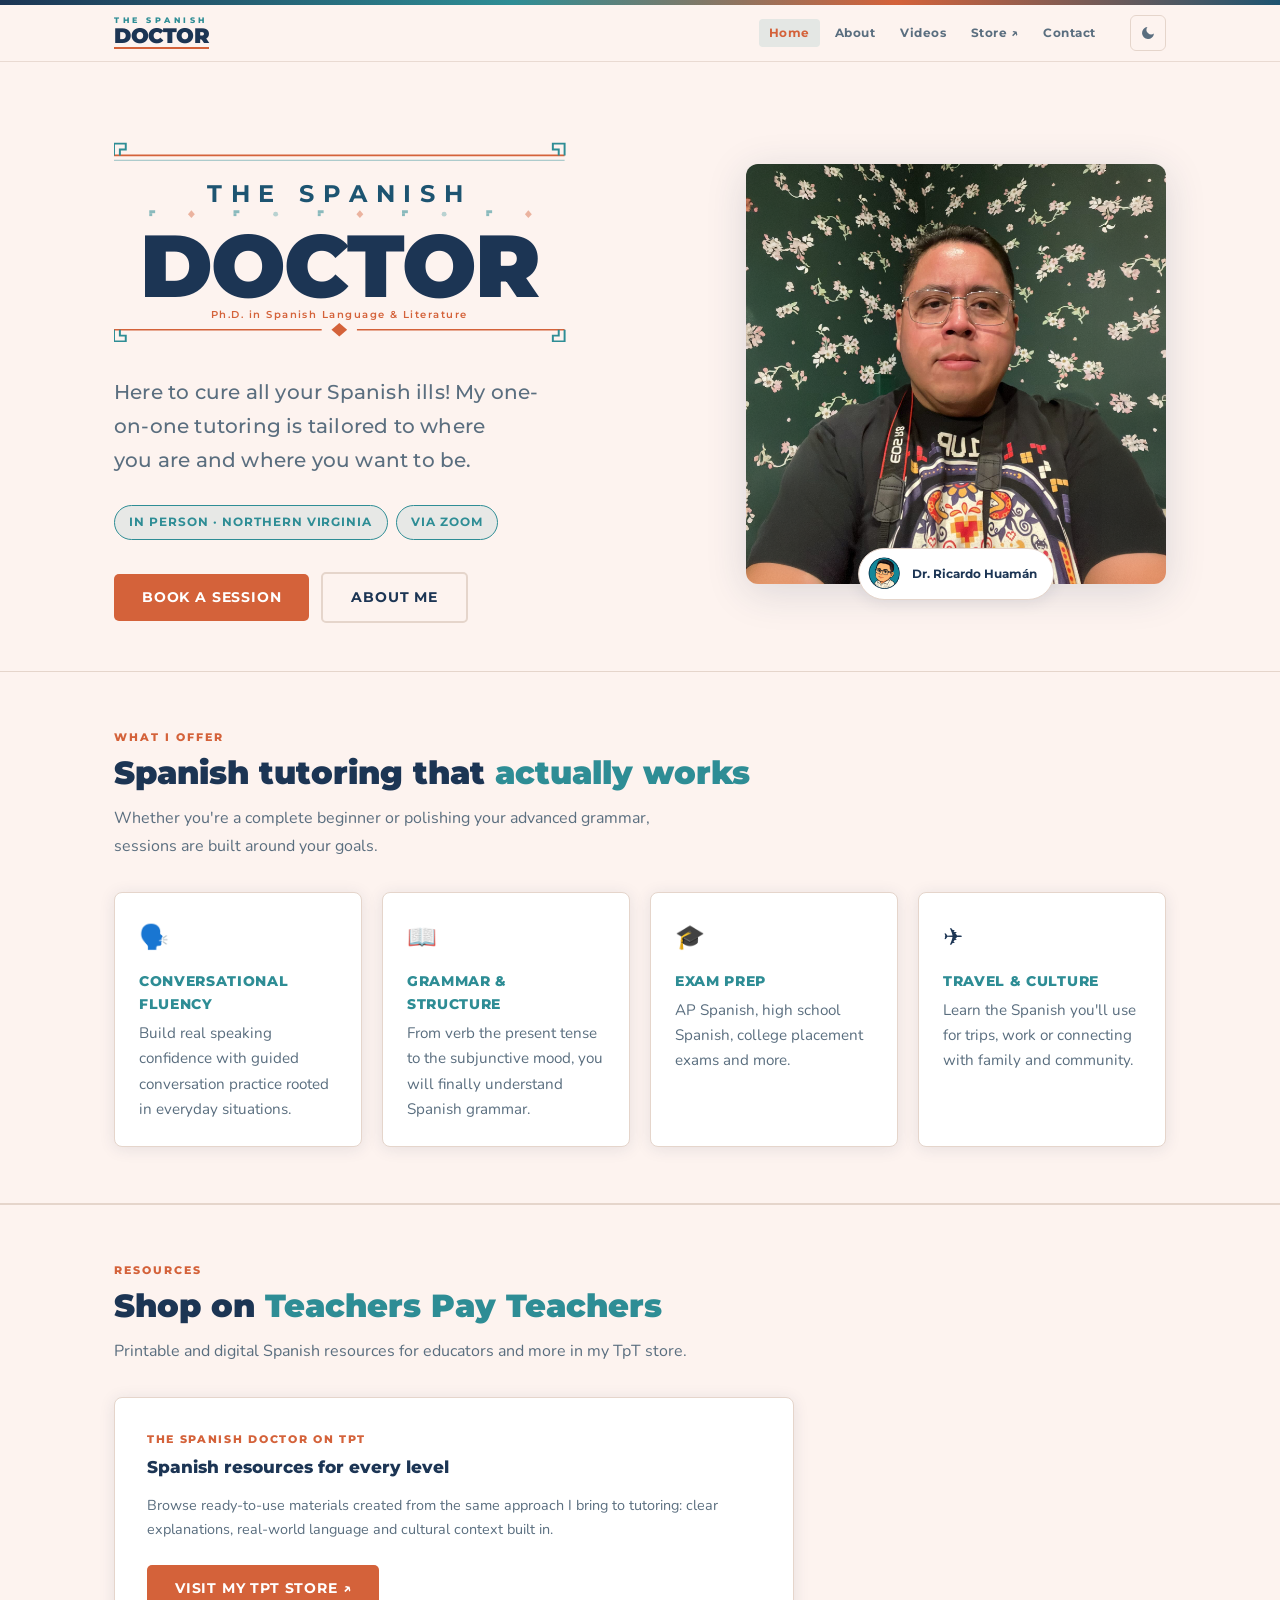
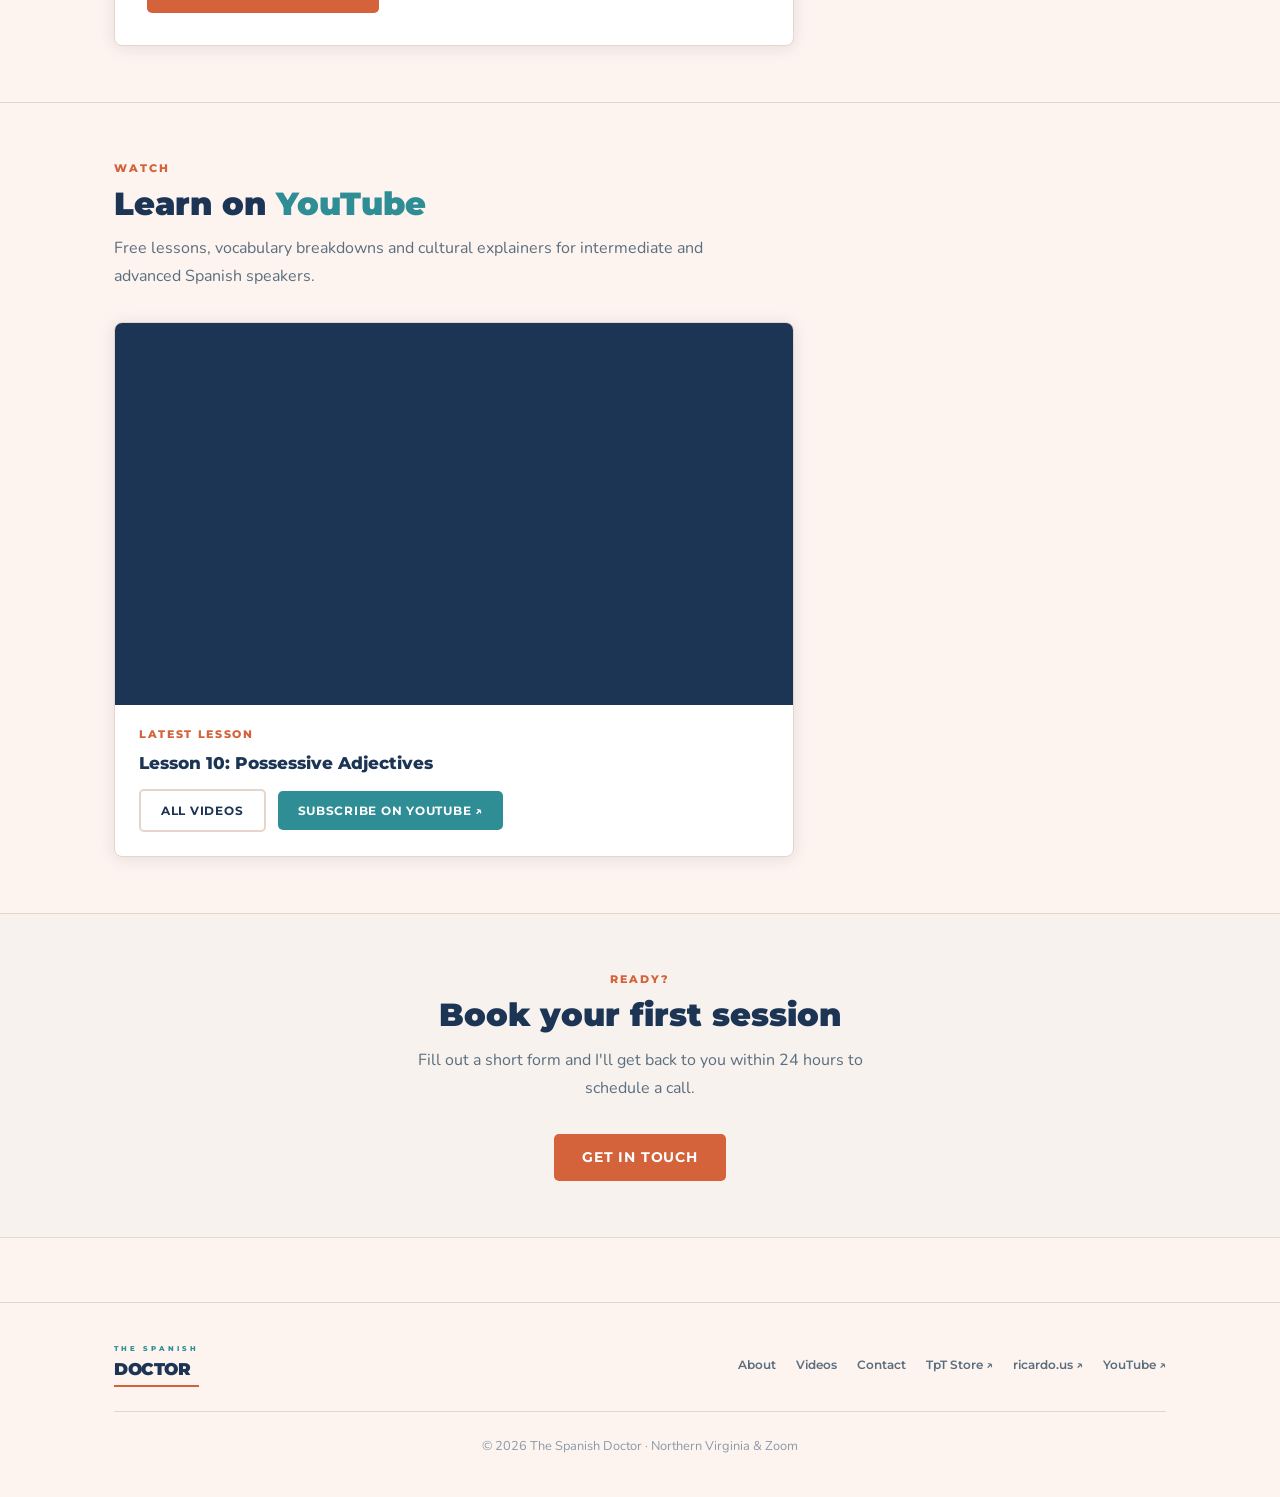
<file: index.html>
<!DOCTYPE html>
<html lang="en">
<head>
  <meta charset="UTF-8">
  <meta name="viewport" content="width=device-width, initial-scale=1.0">
  <link rel="icon" type="image/x-icon" href="favicon.ico">
  <link rel="icon" type="image/png" sizes="32x32" href="favicon-32x32.png">
  <link rel="icon" type="image/png" sizes="16x16" href="favicon-16x16.png">
  <link rel="apple-touch-icon" sizes="180x180" href="apple-touch-icon.png">
  <title>The Spanish Doctor</title>
  <meta name="description" content="Spanish tutoring in Northern Virginia and via Zoom — one-on-one lessons tailored to where you are and where you want to be.">
  <link rel="preconnect" href="https://fonts.googleapis.com">
  <link rel="preconnect" href="https://fonts.gstatic.com" crossorigin>
  <link href="https://fonts.googleapis.com/css2?family=Montserrat:wght@400;500;600;700;800;900&family=Nunito:wght@400;500;600;700&display=swap" rel="stylesheet">
  <link rel="stylesheet" href="style.css">
  <link rel="canonical" href="https://thespanishdoctor.com/">
</head>
<body>

<a href="#main" class="skip-link">Skip to main content</a>

<!-- ── Navigation ─────────────────────────────── -->
<nav class="site-nav" role="navigation" aria-label="Main navigation">
  <div class="nav-inner">
    <a href="index.html" class="nav-logo" aria-label="The Spanish Doctor — home">
      <span class="logo-line-1">The Spanish</span>
      <span class="logo-line-2">DOCTOR</span>
    </a>

    <button class="nav-toggle" aria-label="Open menu" aria-expanded="false">
      <span></span><span></span><span></span>
    </button>

    <ul class="nav-links" role="list">
      <li><a href="index.html" class="nav-link">Home</a></li>
      <li><a href="about.html" class="nav-link">About</a></li>
      <li><a href="videos.html" class="nav-link">Videos</a></li>
      <li><a href="https://www.teacherspayteachers.com/store/the-spanish-doctor" target="_blank" rel="noopener" class="nav-link">Store ↗</a></li>
      <li><a href="contact.html" class="nav-link">Contact</a></li>
    </ul>
    <button class="theme-toggle" aria-label="Toggle theme"></button>
  </div>
</nav>

<!-- ── Main ───────────────────────────────────── -->
<main id="main">

  <!-- Hero -->
  <section class="hero">
    <div class="container">
      <div class="hero-grid">

        <!-- Left: Logo + text -->
        <div>
          <!-- Magistral logo SVG -->
          <div class="hero-logo-wrap">
            <svg class="magistral-logo" viewBox="30 0 490 220" xmlns="http://www.w3.org/2000/svg"
                 role="img" aria-label="The Spanish Doctor" style="width:100%;max-width:480px;">
              <!-- Top double rule -->
              <line x1="30" y1="30" x2="490" y2="30" stroke="#D4623A" stroke-width="2"/>
              <line x1="30" y1="35" x2="490" y2="35" stroke="#2E8D95" stroke-width="1" opacity="0.5"/>
              <!-- Greca corners top-left -->
              <path d="M 30,30 L 30,18 L 42,18 L 42,24 L 36,24 L 36,30"
                    stroke="#2E8D95" stroke-width="2" fill="none" stroke-linejoin="miter"/>
              <!-- Greca corners top-right -->
              <path d="M 490,30 L 490,18 L 478,18 L 478,24 L 484,24 L 484,30"
                    stroke="#2E8D95" stroke-width="2" fill="none" stroke-linejoin="miter"/>
              <!-- THE SPANISH -->
              <text class="logo-sub" x="260" y="78"
                    font-family="Montserrat, sans-serif" font-size="24" font-weight="700"
                    text-anchor="middle" letter-spacing="9">THE SPANISH</text>
              <!-- Glyph row -->
              <g opacity="0.55">
                <rect x="66"  y="86" width="6" height="3" fill="#2E8D95"/>
                <rect x="66"  y="89" width="3" height="3" fill="#2E8D95"/>
                <polygon points="109,86 112.5,90 109,94 105.5,90" fill="#D4623A" opacity="0.8"/>
                <rect x="152" y="89" width="3" height="3" fill="#2E8D95"/>
                <rect x="152" y="86" width="6" height="3" fill="#2E8D95"/>
                <circle cx="195" cy="90" r="2.5" fill="#2E8D95" opacity="0.6"/>
                <rect x="238" y="86" width="6" height="3" fill="#2E8D95"/>
                <rect x="238" y="89" width="3" height="3" fill="#2E8D95"/>
                <polygon points="281,86 284.5,90 281,94 277.5,90" fill="#D4623A" opacity="0.8"/>
                <rect x="324" y="89" width="3" height="3" fill="#2E8D95"/>
                <rect x="324" y="86" width="6" height="3" fill="#2E8D95"/>
                <circle cx="367" cy="90" r="2.5" fill="#2E8D95" opacity="0.6"/>
                <rect x="410" y="86" width="6" height="3" fill="#2E8D95"/>
                <rect x="410" y="89" width="3" height="3" fill="#2E8D95"/>
                <polygon points="453,86 456.5,90 453,94 449.5,90" fill="#D4623A" opacity="0.8"/>
              </g>
              <!-- DOCTOR -->
              <text class="logo-main" x="260" y="175"
                    font-family="Montserrat, sans-serif" font-size="90" font-weight="900"
                    text-anchor="middle" letter-spacing="-2">DOCTOR</text>
              <!-- Ph.D. tagline -->
              <text x="260" y="196"
                    font-family="Montserrat, sans-serif" font-size="10" font-weight="600"
                    fill="#D4623A" text-anchor="middle" letter-spacing="1.5">
                Ph.D. in Spanish Language &amp; Literature
              </text>
              <!-- Bottom rule with diamond -->
              <line x1="30" y1="208" x2="242" y2="208" stroke="#D4623A" stroke-width="1.5"/>
              <polygon points="260,201 268,208 260,215 252,208" fill="#D4623A"/>
              <line x1="278" y1="208" x2="490" y2="208" stroke="#D4623A" stroke-width="1.5"/>
              <!-- Greca corners bottom-left -->
              <path d="M 30,208 L 30,220 L 42,220 L 42,214 L 36,214 L 36,208"
                    stroke="#2E8D95" stroke-width="2" fill="none" stroke-linejoin="miter"/>
              <!-- Greca corners bottom-right -->
              <path d="M 490,208 L 490,220 L 478,220 L 478,214 L 484,214 L 484,208"
                    stroke="#2E8D95" stroke-width="2" fill="none" stroke-linejoin="miter"/>
            </svg>
          </div>

          <p class="hero-tagline">Here to cure all your Spanish ills! My one-on-one tutoring is tailored to where you are and where you want to be.</p>

          <div class="hero-chips">
            <span class="chip">In Person · Northern Virginia</span>
            <span class="chip">Via Zoom</span>
          </div>

          <div class="btn-row">
            <a href="contact.html" class="btn btn--primary">Book a session</a>
            <a href="about.html" class="btn btn--outline">About me</a>
          </div>
        </div>

        <!-- Right: real photo -->
        <div class="photo-wrap">
          <div class="photo-frame">
            <img src="assets/photo.png" alt="Ricardo — The Spanish Doctor" loading="eager">
          </div>
          <div class="photo-badge">
            <img src="assets/avatar.png" alt="Dr. Ricardo avatar">
            <span class="photo-badge-text">Dr. Ricardo Huam&aacute;n</span>
          </div>
        </div>

      </div>
    </div>
  </section>

  <!-- What I offer -->
  <section class="section section--bordered">
    <div class="container">
      <div class="section-eyebrow">What I offer</div>
      <h2 class="section-title">Spanish tutoring that <span>actually works</span></h2>
      <p class="section-body" style="margin-bottom:2rem;">Whether you're a complete beginner or polishing your advanced grammar, sessions are built around your goals.</p>
      <div class="card-grid">
        <div class="card">
          <div class="card-icon">🗣️</div>
          <div class="card-title">Conversational fluency</div>
          <p class="card-text">Build real speaking confidence with guided conversation practice rooted in everyday situations.</p>
        </div>
        <div class="card">
          <div class="card-icon">📖</div>
          <div class="card-title">Grammar &amp; structure</div>
          <p class="card-text">From verb the present tense to the subjunctive mood, you will finally understand Spanish grammar.</p>
        </div>
        <div class="card">
          <div class="card-icon">🎓</div>
          <div class="card-title">Exam prep</div>
          <p class="card-text">AP Spanish, high school Spanish, college placement exams and more.</p>
        </div>
        <div class="card">
          <div class="card-icon">✈️</div>
          <div class="card-title">Travel &amp; culture</div>
          <p class="card-text">Learn the Spanish you'll use for trips, work or connecting with family and community.</p>
        </div>
      </div>
    </div>
  </section>

  <!-- TpT Store -->
  <section class="section section--bordered">
    <div class="container">
      <div class="section-eyebrow">Resources</div>
      <h2 class="section-title">Shop on <span>Teachers Pay Teachers</span></h2>
      <p class="section-body" style="margin-bottom:2rem;">Printable and digital Spanish resources for educators and more in my TpT store.</p>
      <div class="video-card" style="max-width:680px;">
        <div class="video-card-body" style="padding:2rem;">
          <div class="video-card-label">The Spanish Doctor on TpT</div>
          <div class="video-card-title" style="margin-bottom:0.75rem;">Spanish resources for every level</div>
          <p style="font-size:0.9rem;color:var(--text-muted);margin-bottom:1.5rem;line-height:1.65;">Browse ready-to-use materials created from the same approach I bring to tutoring: clear explanations, real-world language and cultural context built in.</p>
          <a href="https://www.teacherspayteachers.com/store/the-spanish-doctor" target="_blank" rel="noopener" class="btn btn--primary">
            Visit my TpT store ↗
          </a>
        </div>
      </div>
    </div>
  </section>

  <!-- Latest video teaser -->
  <section class="section">
    <div class="container">
      <div class="section-eyebrow">Watch</div>
      <h2 class="section-title">Learn on <span>YouTube</span></h2>
      <p class="section-body" style="margin-bottom:2rem;">Free lessons, vocabulary breakdowns and cultural explainers for intermediate and advanced Spanish speakers.</p>
      <div class="video-card" style="max-width:680px;">
        <div class="video-embed">
          <iframe
            src="https://www.youtube.com/embed/1li76p3r6NA"
            title="Lesson 10 - Possessive Adjectives"
            width="100%" height="100%"
            style="border:0;display:block;"
            allow="accelerometer; autoplay; clipboard-write; encrypted-media; gyroscope; picture-in-picture; web-share"
            referrerpolicy="strict-origin-when-cross-origin"
            allowfullscreen></iframe>
        </div>
        <div class="video-card-body">
          <div class="video-card-label">Latest lesson</div>
          <div class="video-card-title">Lesson 10: Possessive Adjectives</div>
          <div class="btn-row">
            <a href="videos.html" class="btn btn--outline" style="font-size:0.78rem;padding:0.55rem 1.25rem;">All videos</a>
            <a href="https://www.youtube.com/@TheSpanishDoctor" target="_blank" rel="noopener"
               class="btn btn--teal" style="font-size:0.78rem;padding:0.55rem 1.25rem;">
              Subscribe on YouTube ↗
            </a>
          </div>
        </div>
      </div>
    </div>
  </section>

  <!-- Contact CTA -->
  <section class="section section--alt section--bordered">
    <div class="container" style="text-align:center;max-width:560px;margin:0 auto;">
      <div class="section-eyebrow">Ready?</div>
      <h2 class="section-title" style="margin-bottom:0.75rem;">Book your first session</h2>
      <p class="section-body" style="margin:0 auto 2rem;">Fill out a short form and I'll get back to you within 24 hours to schedule a call.</p>
      <a href="contact.html" class="btn btn--primary">Get in touch</a>
    </div>
  </section>

</main>

<!-- ── Footer ─────────────────────────────────── -->
<footer class="site-footer">
  <div class="container">
    <div class="footer-inner">
      <div class="footer-logo">
        <div class="logo-line-1">The Spanish</div>
        <div class="logo-line-2">DOCTOR</div>
      </div>
      <nav class="footer-links" aria-label="Footer navigation">
        <a href="about.html" class="footer-link">About</a>
        <a href="videos.html" class="footer-link">Videos</a>
        <a href="contact.html" class="footer-link">Contact</a>
        <a href="https://www.teacherspayteachers.com/store/the-spanish-doctor" target="_blank" rel="noopener" class="footer-link">TpT Store ↗</a>
        <a href="https://ricardo.us/" target="_blank" rel="noopener" class="footer-link">ricardo.us ↗</a>
        <a href="https://www.youtube.com/@TheSpanishDoctor" target="_blank" rel="noopener" class="footer-link">YouTube ↗</a>
      </nav>
    </div>
    <p class="footer-copy">© <span id="current-year"></span> The Spanish Doctor · Northern Virginia &amp; Zoom</p>
  </div>
</footer>

<script src="main.js"></script>
</body>
</html>
</file>
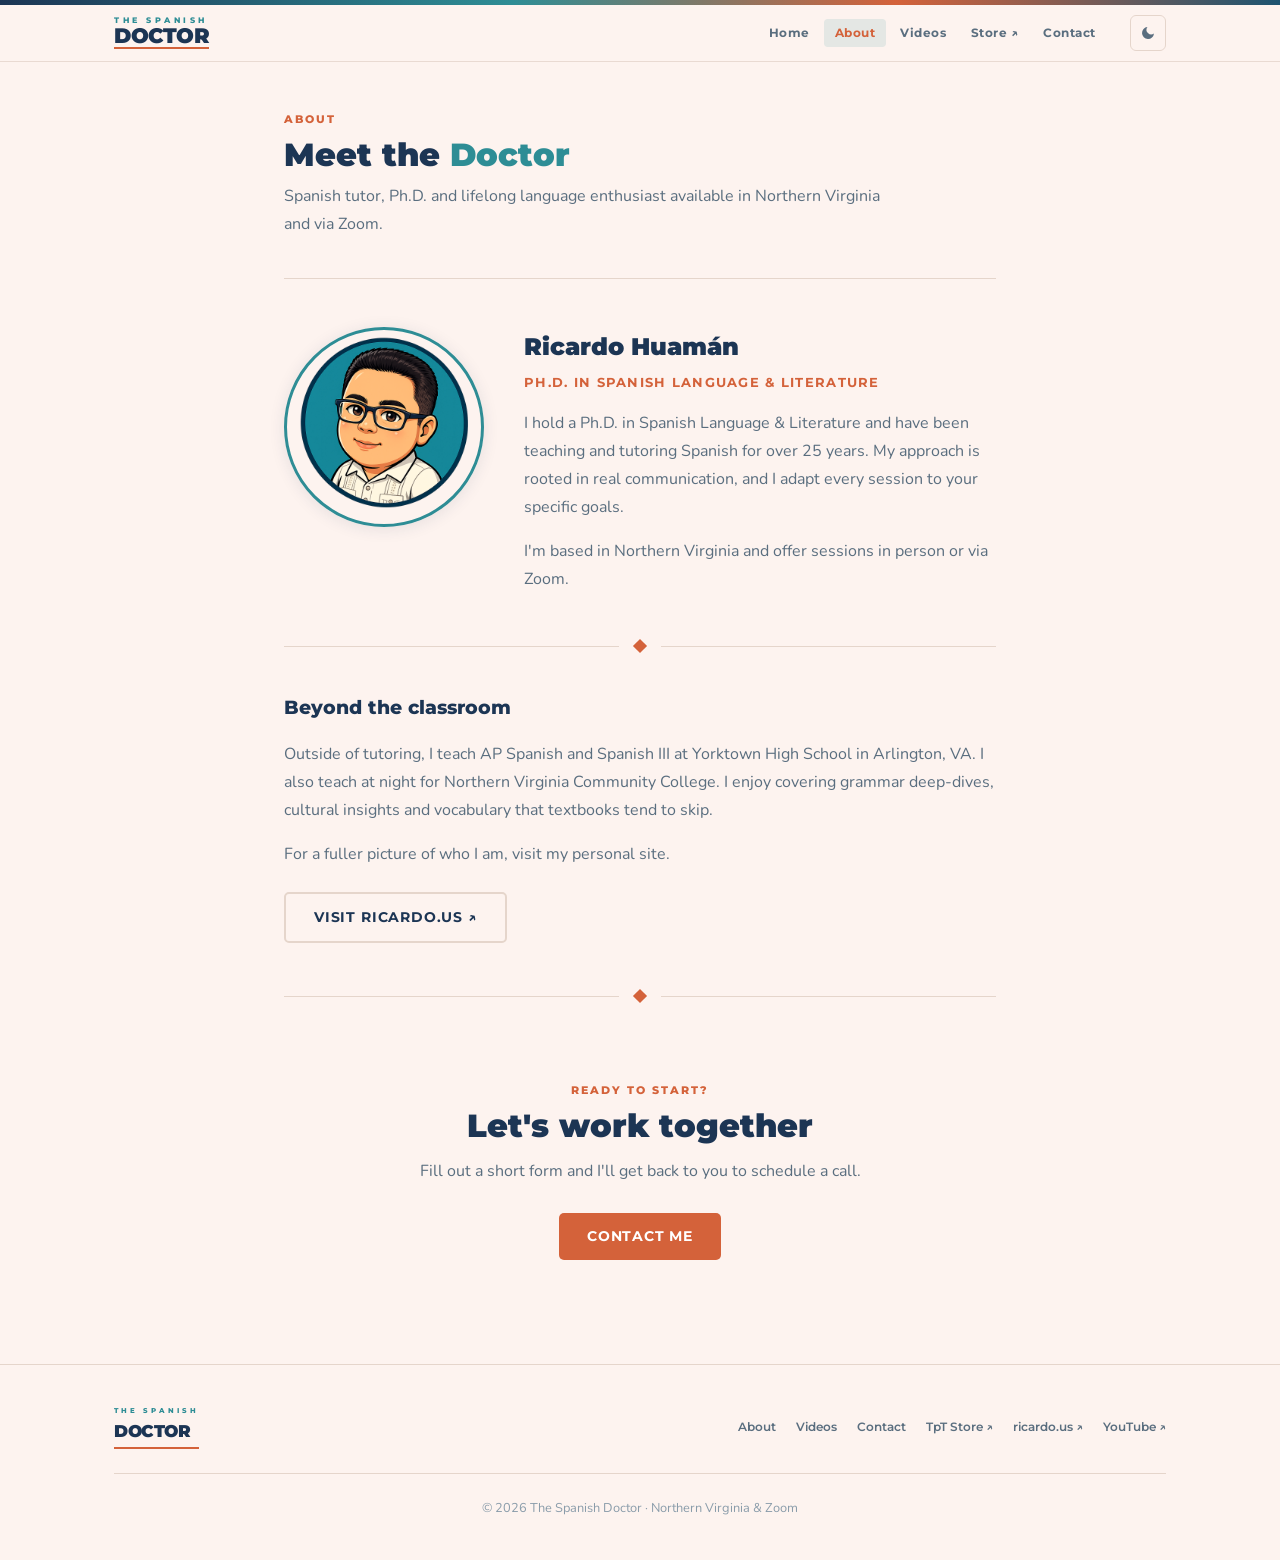
<file: about.html>
<!DOCTYPE html>
<html lang="en">
<head>
  <meta charset="UTF-8">
  <meta name="viewport" content="width=device-width, initial-scale=1.0">
  <link rel="icon" type="image/x-icon" href="favicon.ico">
  <link rel="icon" type="image/png" sizes="32x32" href="favicon-32x32.png">
  <link rel="icon" type="image/png" sizes="16x16" href="favicon-16x16.png">
  <link rel="apple-touch-icon" sizes="180x180" href="apple-touch-icon.png">
  <title>About — The Spanish Doctor</title>
  <meta name="description" content="Meet Ricardo Huam&aacute;n, Ph.D. in Spanish Language & Literature — Spanish tutor in Northern Virginia and via Zoom.">
  <link rel="preconnect" href="https://fonts.googleapis.com">
  <link rel="preconnect" href="https://fonts.gstatic.com" crossorigin>
  <link href="https://fonts.googleapis.com/css2?family=Montserrat:wght@400;500;600;700;800;900&family=Nunito:wght@400;500;600;700&display=swap" rel="stylesheet">
  <link rel="stylesheet" href="style.css">
</head>
<body>

<a href="#main" class="skip-link">Skip to main content</a>

<nav class="site-nav" role="navigation" aria-label="Main navigation">
  <div class="nav-inner">
    <a href="index.html" class="nav-logo" aria-label="The Spanish Doctor — home">
      <span class="logo-line-1">The Spanish</span>
      <span class="logo-line-2">DOCTOR</span>
    </a>
    <button class="nav-toggle" aria-label="Open menu" aria-expanded="false">
      <span></span><span></span><span></span>
    </button>
    <ul class="nav-links" role="list">
      <li><a href="index.html" class="nav-link">Home</a></li>
      <li><a href="about.html" class="nav-link">About</a></li>
      <li><a href="videos.html" class="nav-link">Videos</a></li>
      <li><a href="https://www.teacherspayteachers.com/store/the-spanish-doctor" target="_blank" rel="noopener" class="nav-link">Store ↗</a></li>
      <li><a href="contact.html" class="nav-link">Contact</a></li>
    </ul>
    <button class="theme-toggle" aria-label="Toggle theme"></button>
  </div>
</nav>

<main id="main">
  <div class="container--narrow">

    <div class="page-header">
      <div class="section-eyebrow">About</div>
      <h1 class="section-title">Meet the <span>Doctor</span></h1>
      <p class="section-body">Spanish tutor, Ph.D. and lifelong language enthusiast available in Northern Virginia and via Zoom.</p>
    </div>

    <!-- Profile block -->
    <div style="display:grid;grid-template-columns:200px 1fr;gap:2.5rem;align-items:start;margin-bottom:3rem;">
      <div>
        <img src="assets/avatar.png" alt="Ricardo — The Spanish Doctor avatar"
             style="width:100%;border-radius:50%;border:3px solid var(--teal);box-shadow:var(--shadow);">
      </div>
      <div>
        <h2 style="font-family:'Montserrat',sans-serif;font-size:1.5rem;font-weight:900;color:var(--text);margin-bottom:0.25rem;">Ricardo Huam&aacute;n</h2>
        <p style="font-family:'Montserrat',sans-serif;font-size:0.8rem;font-weight:700;letter-spacing:0.1em;text-transform:uppercase;color:var(--accent);margin-bottom:1rem;">Ph.D. in Spanish Language &amp; Literature</p>
        <p style="color:var(--text-muted);margin-bottom:1rem;line-height:1.75;">
          I hold a Ph.D. in Spanish Language &amp; Literature and have been teaching and tutoring Spanish for over 25 years. My approach is rooted in real communication, and I adapt every session to your specific goals.
        </p>
        <p style="color:var(--text-muted);line-height:1.75;">
          I'm based in Northern Virginia and offer sessions in person or via Zoom.
        </p>
      </div>
    </div>

    <div class="ornament-divider"><div class="ornament-diamond"></div></div>

    <!-- More about me -->
    <div style="margin-bottom:3rem;">
      <h2 style="font-family:'Montserrat',sans-serif;font-size:1.2rem;font-weight:800;color:var(--text);margin-bottom:1rem;">Beyond the classroom</h2>
      <p style="color:var(--text-muted);line-height:1.75;margin-bottom:1rem;">
        Outside of tutoring, I teach AP Spanish and Spanish III at Yorktown High School in Arlington, VA. I also teach at night for Northern Virginia Community College. I enjoy covering grammar deep-dives, cultural insights and vocabulary that textbooks tend to skip.
      </p>
      <p style="color:var(--text-muted);line-height:1.75;">
        For a fuller picture of who I am, visit my personal site.
      </p>
      <div style="margin-top:1.5rem;">
        <a href="https://ricardo.us/" target="_blank" rel="noopener" class="btn btn--outline">
          Visit ricardo.us ↗
        </a>
      </div>
    </div>

    <div class="ornament-divider"><div class="ornament-diamond"></div></div>

    <!-- CTA -->
    <div style="text-align:center;padding:2.5rem 0;">
      <div class="section-eyebrow" style="text-align:center;">Ready to start?</div>
      <h2 class="section-title" style="margin-bottom:0.75rem;">Let's work together</h2>
      <p class="section-body" style="margin:0 auto 1.75rem;">Fill out a short form and I'll get back to you to schedule a call.</p>
      <a href="contact.html" class="btn btn--primary">Contact me</a>
    </div>

  </div>
</main>

<footer class="site-footer">
  <div class="container">
    <div class="footer-inner">
      <div class="footer-logo">
        <div class="logo-line-1">The Spanish</div>
        <div class="logo-line-2">DOCTOR</div>
      </div>
      <nav class="footer-links" aria-label="Footer navigation">
        <a href="about.html" class="footer-link">About</a>
        <a href="videos.html" class="footer-link">Videos</a>
        <a href="contact.html" class="footer-link">Contact</a>
        <a href="https://www.teacherspayteachers.com/store/the-spanish-doctor" target="_blank" rel="noopener" class="footer-link">TpT Store ↗</a>
        <a href="https://ricardo.us/" target="_blank" rel="noopener" class="footer-link">ricardo.us ↗</a>
        <a href="https://www.youtube.com/@TheSpanishDoctor" target="_blank" rel="noopener" class="footer-link">YouTube ↗</a>
      </nav>
    </div>
    <p class="footer-copy">© <span id="current-year"></span> The Spanish Doctor · Northern Virginia &amp; Zoom</p>
  </div>
</footer>

<script src="main.js"></script>
</body>
</html>
</file>
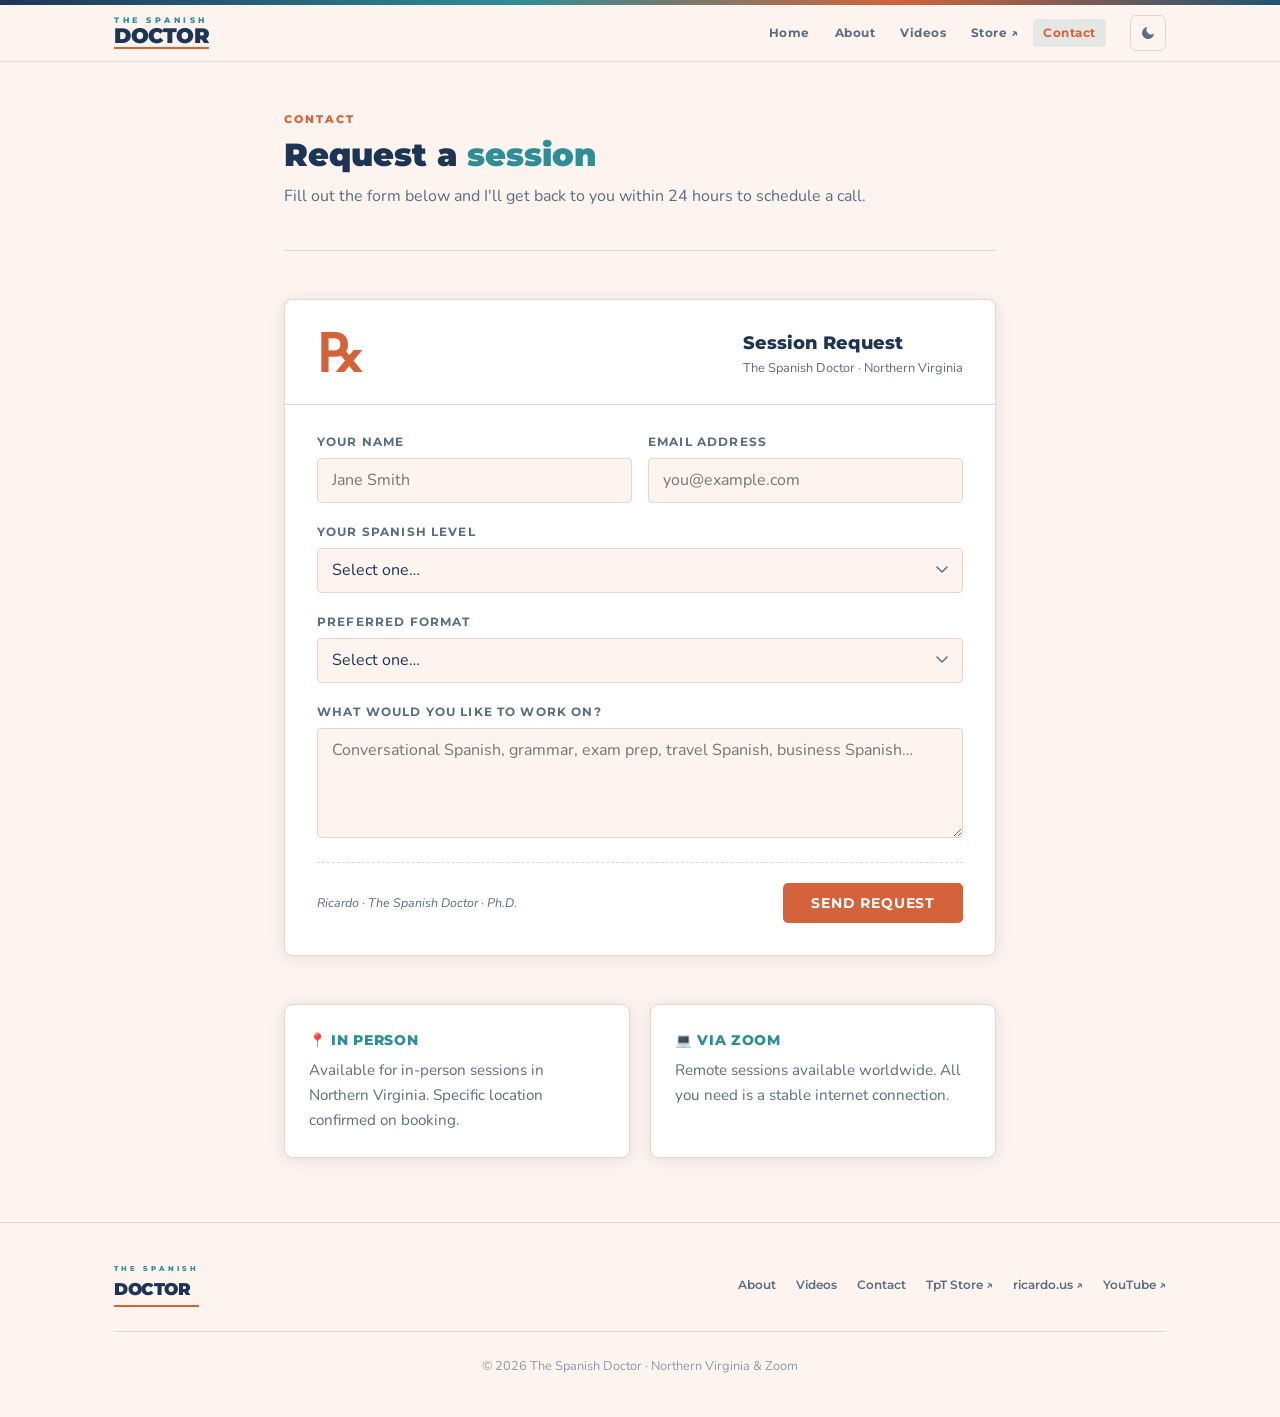
<file: contact.html>
<!DOCTYPE html>
<html lang="en">
<head>
  <meta charset="UTF-8">
  <meta name="viewport" content="width=device-width, initial-scale=1.0">
  <link rel="icon" type="image/x-icon" href="favicon.ico">
  <link rel="icon" type="image/png" sizes="32x32" href="favicon-32x32.png">
  <link rel="icon" type="image/png" sizes="16x16" href="favicon-16x16.png">
  <link rel="apple-touch-icon" sizes="180x180" href="apple-touch-icon.png">
  <title>Contact — The Spanish Doctor</title>
  <meta name="description" content="Book a Spanish tutoring session with Dr. Ricardo — in person in Northern Virginia or via Zoom.">
  <link rel="preconnect" href="https://fonts.googleapis.com">
  <link rel="preconnect" href="https://fonts.gstatic.com" crossorigin>
  <link href="https://fonts.googleapis.com/css2?family=Montserrat:wght@400;500;600;700;800;900&family=Nunito:wght@400;500;600;700&display=swap" rel="stylesheet">
  <link rel="stylesheet" href="style.css">
</head>
<body>

<a href="#main" class="skip-link">Skip to main content</a>

<nav class="site-nav" role="navigation" aria-label="Main navigation">
  <div class="nav-inner">
    <a href="index.html" class="nav-logo" aria-label="The Spanish Doctor — home">
      <span class="logo-line-1">The Spanish</span>
      <span class="logo-line-2">DOCTOR</span>
    </a>
    <button class="nav-toggle" aria-label="Open menu" aria-expanded="false">
      <span></span><span></span><span></span>
    </button>
    <ul class="nav-links" role="list">
      <li><a href="index.html" class="nav-link">Home</a></li>
      <li><a href="about.html" class="nav-link">About</a></li>
      <li><a href="videos.html" class="nav-link">Videos</a></li>
      <li><a href="https://www.teacherspayteachers.com/store/the-spanish-doctor" target="_blank" rel="noopener" class="nav-link">Store ↗</a></li>
      <li><a href="contact.html" class="nav-link">Contact</a></li>
    </ul>
    <button class="theme-toggle" aria-label="Toggle theme"></button>
  </div>
</nav>

<main id="main">
  <div class="container--narrow">

    <div class="page-header">
      <div class="section-eyebrow">Contact</div>
      <h1 class="section-title">Request a <span>session</span></h1>
      <p class="section-body">Fill out the form below and I'll get back to you within 24 hours to schedule a call.</p>
    </div>

    <!-- Prescription contact form -->
    <div class="rx-pad" style="margin-bottom:3rem;">
      <div class="rx-header">
        <div class="rx-symbol">℞</div>
        <div>
          <div class="rx-title">Session Request</div>
          <div class="rx-subtitle">The Spanish Doctor · Northern Virginia</div>
        </div>
      </div>

      <div class="rx-body">
        <form id="contact-form"
              action="https://formspree.io/f/YOUR_FORM_ID"
              method="POST">

          <div class="form-row">
            <div class="form-group">
              <label for="name">Your name</label>
              <input type="text" id="name" name="name" required autocomplete="name" placeholder="Jane Smith">
            </div>
            <div class="form-group">
              <label for="email">Email address</label>
              <input type="email" id="email" name="email" required autocomplete="email" placeholder="you@example.com">
            </div>
          </div>

          <div class="form-group">
            <label for="level">Your Spanish level</label>
            <select id="level" name="level">
              <option value="">Select one…</option>
              <option value="beginner">Beginner — little to no Spanish</option>
              <option value="elementary">Elementary — I know some basics</option>
              <option value="intermediate">Intermediate — I can hold a conversation</option>
              <option value="advanced">Advanced — I want to refine and polish</option>
            </select>
          </div>

          <div class="form-group">
            <label for="format">Preferred format</label>
            <select id="format" name="format">
              <option value="">Select one…</option>
              <option value="in-person">In person (Northern Virginia)</option>
              <option value="zoom">Zoom / online</option>
              <option value="either">Either works for me</option>
            </select>
          </div>

          <div class="form-group">
            <label for="goals">What would you like to work on?</label>
            <textarea id="goals" name="goals"
              placeholder="Conversational Spanish, grammar, exam prep, travel Spanish, business Spanish…"></textarea>
          </div>

          <div class="rx-sig">
            <span class="rx-sig-label">Ricardo · The Spanish Doctor · Ph.D.</span>
            <button type="submit" class="btn btn--primary">Send request</button>
          </div>
        </form>

        <div class="form-status" id="form-status"></div>
      </div>
    </div>

    <!-- Availability info -->
    <div class="card-grid" style="margin-bottom:3rem;">
      <div class="card">
        <div class="card-title">📍 In person</div>
        <p class="card-text">Available for in-person sessions in Northern Virginia. Specific location confirmed on booking.</p>
      </div>
      <div class="card">
        <div class="card-title">💻 Via Zoom</div>
        <p class="card-text">Remote sessions available worldwide. All you need is a stable internet connection.</p>
      </div>
    </div><!-- /card-grid -->

  </div><!-- /container--narrow -->
</main>

<footer class="site-footer">
  <div class="container">
    <div class="footer-inner">
      <div class="footer-logo">
        <div class="logo-line-1">The Spanish</div>
        <div class="logo-line-2">DOCTOR</div>
      </div>
      <nav class="footer-links" aria-label="Footer navigation">
        <a href="about.html" class="footer-link">About</a>
        <a href="videos.html" class="footer-link">Videos</a>
        <a href="contact.html" class="footer-link">Contact</a>
        <a href="https://www.teacherspayteachers.com/store/the-spanish-doctor" target="_blank" rel="noopener" class="footer-link">TpT Store ↗</a>
        <a href="https://ricardo.us/" target="_blank" rel="noopener" class="footer-link">ricardo.us ↗</a>
        <a href="https://www.youtube.com/@TheSpanishDoctor" target="_blank" rel="noopener" class="footer-link">YouTube ↗</a>
      </nav>
    </div>
    <p class="footer-copy">© <span id="current-year"></span> The Spanish Doctor · Northern Virginia &amp; Zoom</p>
  </div>
</footer>

<script src="main.js"></script>
</body>
</html>
</file>
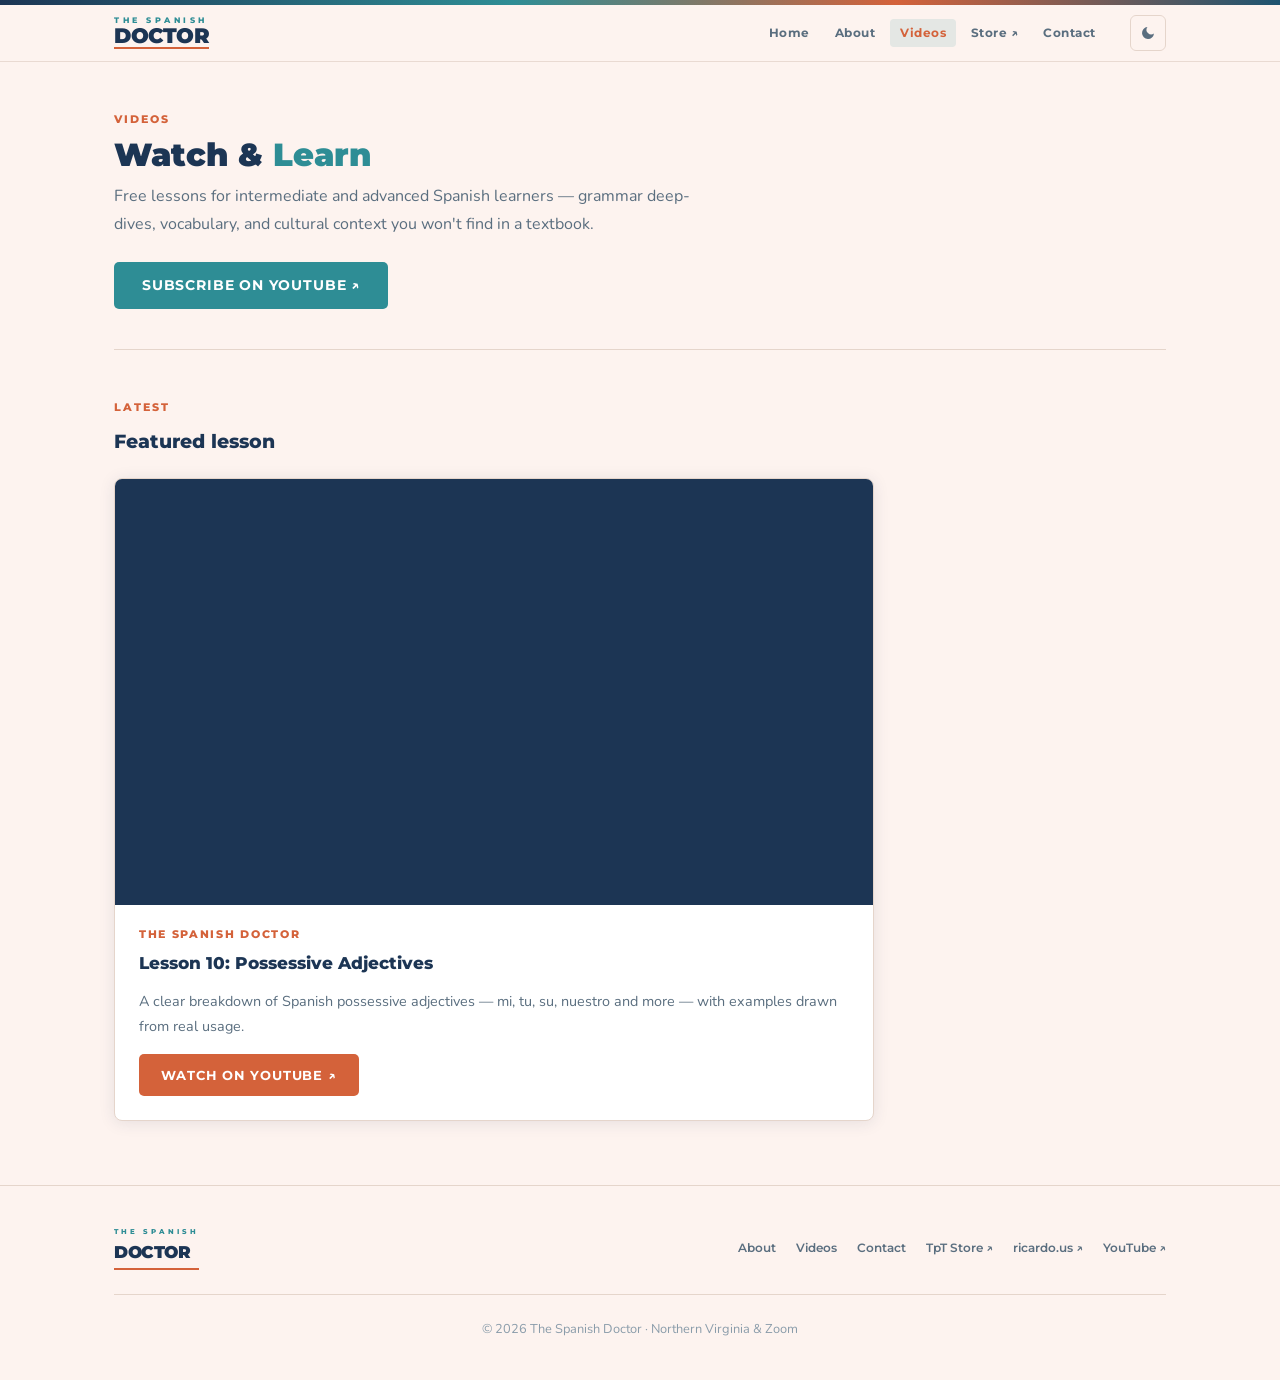
<file: videos.html>
<!DOCTYPE html>
<html lang="en">
<head>
  <meta charset="UTF-8">
  <meta name="viewport" content="width=device-width, initial-scale=1.0">
  <title>Videos — The Spanish Doctor</title>
  <meta name="description" content="Free Spanish lessons on YouTube — grammar, vocabulary, and culture for intermediate and advanced learners.">
  <link rel="preconnect" href="https://fonts.googleapis.com">
  <link rel="preconnect" href="https://fonts.gstatic.com" crossorigin>
  <link href="https://fonts.googleapis.com/css2?family=Montserrat:wght@400;500;600;700;800;900&family=Nunito:wght@400;500;600;700&display=swap" rel="stylesheet">
  <link rel="stylesheet" href="style.css">
  <link rel="canonical" href="https://thespanishdoctor.com/videos.html">
</head>
<body>

<a href="#main" class="skip-link">Skip to main content</a>

<nav class="site-nav" role="navigation" aria-label="Main navigation">
  <div class="nav-inner">
    <a href="index.html" class="nav-logo" aria-label="The Spanish Doctor — home">
      <span class="logo-line-1">The Spanish</span>
      <span class="logo-line-2">DOCTOR</span>
    </a>
    <button class="nav-toggle" aria-label="Open menu" aria-expanded="false">
      <span></span><span></span><span></span>
    </button>
    <ul class="nav-links" role="list">
      <li><a href="index.html" class="nav-link">Home</a></li>
      <li><a href="about.html" class="nav-link">About</a></li>
      <li><a href="videos.html" class="nav-link">Videos</a></li>
      <li><a href="https://www.teacherspayteachers.com/store/the-spanish-doctor" target="_blank" rel="noopener" class="nav-link">Store ↗</a></li>
      <li><a href="contact.html" class="nav-link">Contact</a></li>
    </ul>
    <button class="theme-toggle" aria-label="Toggle theme"></button>
  </div>
</nav>

<main id="main">
  <div class="container">

    <div class="page-header">
      <div class="section-eyebrow">Videos</div>
      <h1 class="section-title">Watch &amp; <span>Learn</span></h1>
      <p class="section-body">Free lessons for intermediate and advanced Spanish learners — grammar deep-dives, vocabulary, and cultural context you won't find in a textbook.</p>
      <div style="margin-top:1.5rem;">
        <a href="https://www.youtube.com/@TheSpanishDoctor" target="_blank" rel="noopener" class="btn btn--teal">
          Subscribe on YouTube ↗
        </a>
      </div>
    </div>

    <!-- Featured / latest video -->
    <div style="margin-bottom:3rem;">
      <div class="section-eyebrow">Latest</div>
      <h2 style="font-family:'Montserrat',sans-serif;font-size:1.2rem;font-weight:800;color:var(--text);margin-bottom:1.25rem;">Featured lesson</h2>

      <div class="video-card" style="max-width:760px;">
        <div class="video-embed">
          <iframe
            src="https://www.youtube.com/embed/1li76p3r6NA"
            title="Lesson 10 - Possessive Adjectives"
            width="100%" height="100%"
            style="border:0;display:block;"
            allow="accelerometer; autoplay; clipboard-write; encrypted-media; gyroscope; picture-in-picture; web-share"
            referrerpolicy="strict-origin-when-cross-origin"
            allowfullscreen></iframe>
        </div>
        <div class="video-card-body">
          <div class="video-card-label">The Spanish Doctor</div>
          <div class="video-card-title">Lesson 10: Possessive Adjectives</div>
          <p style="font-size:0.9rem;color:var(--text-muted);margin-bottom:1rem;">A clear breakdown of Spanish possessive adjectives — mi, tu, su, nuestro and more — with examples drawn from real usage.</p>
          <a href="https://www.youtube.com/watch?v=1li76p3r6NA" target="_blank" rel="noopener" class="btn btn--primary" style="font-size:0.82rem;padding:0.6rem 1.4rem;">
            Watch on YouTube ↗
          </a>
        </div>
      </div>
    </div>

  </div>
</main>

<footer class="site-footer">
  <div class="container">
    <div class="footer-inner">
      <div class="footer-logo">
        <div class="logo-line-1">The Spanish</div>
        <div class="logo-line-2">DOCTOR</div>
      </div>
      <nav class="footer-links" aria-label="Footer navigation">
        <a href="about.html" class="footer-link">About</a>
        <a href="videos.html" class="footer-link">Videos</a>
        <a href="contact.html" class="footer-link">Contact</a>
        <a href="https://www.teacherspayteachers.com/store/the-spanish-doctor" target="_blank" rel="noopener" class="footer-link">TpT Store ↗</a>
        <a href="https://ricardo.us/" target="_blank" rel="noopener" class="footer-link">ricardo.us ↗</a>
        <a href="https://www.youtube.com/@TheSpanishDoctor" target="_blank" rel="noopener" class="footer-link">YouTube ↗</a>
      </nav>
    </div>
    <p class="footer-copy">© <span id="current-year"></span> The Spanish Doctor · Northern Virginia &amp; Zoom</p>
  </div>
</footer>

<script src="main.js"></script>
</body>
</html>
</file>
<file: style.css>
/* ═══════════════════════════════════════════════
   The Spanish Doctor — Brand Design System
   Palette: Brand Guide 2026
   Fonts: Montserrat · Nunito · Open Sans
═══════════════════════════════════════════════ */

/* ── Tokens: Light / Cream mode (default) ─── */
:root {
  --bg:          #FDF3EF;   /* brand cream */
  --surface:     #FFFFFF;
  --surface-2:   #F8F2EE;
  --border:      #E5D5CB;
  --text:        #1C3554;   /* deep navy */
  --text-muted:  #5A6E7F;
  --text-light:  #8A9CAA;
  --accent:      #D4623A;   /* brand orange */
  --accent-hover:#B84E2A;
  --teal:        #2E8D95;
  --lt-teal:     #A8D8DB;
  --teal-tint:   #EAF5F6;
  --navy:        #1C3554;
  --ocean:       #1D5471;
  --nav-bg:      rgba(253,243,239,0.96);
  --nav-border:  rgba(229,213,203,0.8);
  --shadow:      0 2px 16px rgba(28,53,84,0.10);
  --shadow-lg:   0 8px 40px rgba(28,53,84,0.15);
}

/* ── Tokens: Dark / Navy mode ─────────────── */
@media (prefers-color-scheme: dark) {
  :root:not([data-theme="light"]) {
    --bg:          #1C3554;
    --surface:     #1D5471;
    --surface-2:   #163047;
    --border:      #2A4A62;
    --text:        #F3F5F8;
    --text-muted:  #A8BFC9;
    --text-light:  #6A8FA0;
    --accent:      #D4623A;
    --accent-hover:#E07050;
    --teal:        #2E8D95;
    --lt-teal:     #A8D8DB;
    --teal-tint:   #1A3F50;
    --nav-bg:      rgba(28,53,84,0.97);
    --nav-border:  rgba(42,74,98,0.8);
    --shadow:      0 2px 16px rgba(0,0,0,0.30);
    --shadow-lg:   0 8px 40px rgba(0,0,0,0.40);
  }
}

:root[data-theme="dark"] {
  --bg:          #1C3554;
  --surface:     #1D5471;
  --surface-2:   #163047;
  --border:      #2A4A62;
  --text:        #F3F5F8;
  --text-muted:  #A8BFC9;
  --text-light:  #6A8FA0;
  --accent:      #D4623A;
  --accent-hover:#E07050;
  --teal:        #2E8D95;
  --lt-teal:     #A8D8DB;
  --teal-tint:   #1A3F50;
  --nav-bg:      rgba(28,53,84,0.97);
  --nav-border:  rgba(42,74,98,0.8);
  --shadow:      0 2px 16px rgba(0,0,0,0.30);
  --shadow-lg:   0 8px 40px rgba(0,0,0,0.40);
}

/* ── Reset ────────────────────────────────── */
*, *::before, *::after { box-sizing: border-box; margin: 0; padding: 0; }
html { scroll-behavior: smooth; }

body {
  font-family: 'Nunito', system-ui, sans-serif;
  font-size: 1rem;
  line-height: 1.7;
  color: var(--text);
  background: var(--bg);
  -webkit-font-smoothing: antialiased;
  min-height: 100dvh;
}

@media (prefers-reduced-motion: reduce) {
  *, *::before, *::after { animation: none !important; transition: none !important; }
}

img { max-width: 100%; display: block; }
a { color: var(--accent); text-decoration: none; }
a:hover { color: var(--accent-hover); }
a:focus-visible { outline: 3px solid var(--accent); outline-offset: 3px; border-radius: 2px; }

/* ── Skip link ───────────────────────────── */
.skip-link {
  position: absolute;
  top: -100%;
  left: 1rem;
  background: var(--accent);
  color: #fff;
  padding: 0.5rem 1rem;
  font-family: 'Montserrat', sans-serif;
  font-weight: 700;
  font-size: 0.85rem;
  border-radius: 0 0 4px 4px;
  z-index: 1000;
}
.skip-link:focus { top: 0; }

/* ══════════════════════════════════════════
   NAVIGATION
══════════════════════════════════════════ */
.site-nav {
  position: sticky;
  top: 0;
  z-index: 100;
  background: var(--nav-bg);
  border-bottom: 1px solid var(--nav-border);
  backdrop-filter: blur(10px);
  -webkit-backdrop-filter: blur(10px);
}

/* Top greca band */
.site-nav::before {
  content: '';
  display: block;
  height: 5px;
  background: linear-gradient(90deg, #1C3554 0%, #2E8D95 40%, #D4623A 70%, #1D5471 100%);
}

.nav-inner {
  max-width: 1100px;
  margin: 0 auto;
  padding: 0 1.5rem;
  height: 56px;
  display: flex;
  align-items: center;
  gap: 1.5rem;
}

/* Logo wordmark */
.nav-logo {
  display: flex;
  flex-direction: column;
  align-items: flex-start;
  line-height: 1;
  text-decoration: none;
  flex-shrink: 0;
}
.nav-logo:focus-visible { outline: 3px solid var(--accent); border-radius: 3px; }
.logo-line-1 {
  font-family: 'Montserrat', sans-serif;
  font-size: 7.5px;
  font-weight: 800;
  letter-spacing: 3.5px;
  color: var(--teal);
  text-transform: uppercase;
}
.logo-line-2 {
  font-family: 'Montserrat', sans-serif;
  font-size: 21px;
  font-weight: 900;
  letter-spacing: -0.5px;
  color: var(--text);
  border-bottom: 2.5px solid var(--accent);
  padding-bottom: 1px;
}

/* Nav links */
.nav-links {
  display: flex;
  list-style: none;
  gap: 0.25rem;
  margin-left: auto;
}
.nav-link {
  font-family: 'Montserrat', sans-serif;
  font-size: 0.78rem;
  font-weight: 700;
  letter-spacing: 0.04em;
  color: var(--text-muted);
  text-decoration: none;
  padding: 0.4rem 0.65rem;
  border-radius: 4px;
  transition: color 0.15s, background 0.15s;
}
.nav-link:hover, .nav-link.active {
  color: var(--text);
  background: color-mix(in srgb, var(--teal) 12%, transparent);
}
.nav-link.active { color: var(--accent); }

/* Theme toggle */
.theme-toggle {
  background: none;
  border: 1px solid var(--border);
  border-radius: 6px;
  width: 36px; height: 36px;
  display: flex; align-items: center; justify-content: center;
  cursor: pointer;
  color: var(--text-muted);
  transition: border-color 0.15s, color 0.15s;
  flex-shrink: 0;
}
.theme-toggle:hover { border-color: var(--teal); color: var(--teal); }
.theme-toggle:focus-visible { outline: 3px solid var(--accent); outline-offset: 2px; border-radius: 6px; }
.theme-toggle svg { width: 16px; height: 16px; fill: currentColor; }

/* Mobile hamburger */
.nav-toggle {
  display: none;
  background: none;
  border: 1px solid var(--border);
  border-radius: 6px;
  width: 36px; height: 36px;
  flex-direction: column;
  align-items: center;
  justify-content: center;
  gap: 4px;
  cursor: pointer;
  margin-left: auto;
}
.nav-toggle span {
  display: block;
  width: 18px; height: 2px;
  background: var(--text);
  border-radius: 2px;
  transition: transform 0.2s, opacity 0.2s;
}

@media (max-width: 720px) {
  .nav-toggle { display: flex; }
  .nav-links {
    display: none;
    position: absolute;
    top: calc(56px + 5px);
    left: 0; right: 0;
    background: var(--nav-bg);
    border-bottom: 1px solid var(--nav-border);
    flex-direction: column;
    padding: 0.75rem 1.5rem 1rem;
    gap: 0.15rem;
  }
  .nav-links.open { display: flex; }
  .nav-link { font-size: 0.9rem; padding: 0.55rem 0.75rem; }
  .theme-toggle { order: -1; margin-left: 0; margin-right: auto; }
  .nav-inner { flex-wrap: wrap; height: auto; min-height: 56px; }
}

/* ══════════════════════════════════════════
   LAYOUT HELPERS
══════════════════════════════════════════ */
.container {
  max-width: 1100px;
  margin: 0 auto;
  padding: 0 1.5rem;
}
.container--narrow {
  max-width: 760px;
  margin: 0 auto;
  padding: 0 1.5rem;
}

/* ══════════════════════════════════════════
   MAGISTRAL HERO LOGO (SVG)
══════════════════════════════════════════ */
.magistral-logo .logo-main { fill: var(--navy); }
.magistral-logo .logo-sub  { fill: var(--ocean); }

@media (prefers-color-scheme: dark) {
  :root:not([data-theme="light"]) .magistral-logo .logo-main { fill: #F3F5F8; }
  :root:not([data-theme="light"]) .magistral-logo .logo-sub  { fill: #A8D8DB; }
}
:root[data-theme="dark"] .magistral-logo .logo-main { fill: #F3F5F8; }
:root[data-theme="dark"] .magistral-logo .logo-sub  { fill: #A8D8DB; }

/* ══════════════════════════════════════════
   HOMEPAGE HERO
══════════════════════════════════════════ */
.hero {
  padding: 4rem 0 3rem;
}
.hero-grid {
  display: grid;
  grid-template-columns: 1fr 420px;
  gap: 4rem;
  align-items: center;
}
.hero-logo-wrap {
  margin-bottom: 1.5rem;
  max-width: 480px;
}
.hero-tagline {
  font-family: 'Montserrat', sans-serif;
  font-size: clamp(1rem, 2.5vw, 1.25rem);
  font-weight: 500;
  color: var(--text-muted);
  margin-bottom: 1.75rem;
  text-wrap: balance;
  letter-spacing: 0.01em;
}
.hero-chips {
  display: flex;
  flex-wrap: wrap;
  gap: 0.5rem;
  margin-bottom: 2rem;
}
.chip {
  font-family: 'Montserrat', sans-serif;
  font-size: 0.75rem;
  font-weight: 700;
  letter-spacing: 0.08em;
  text-transform: uppercase;
  padding: 0.4rem 0.9rem;
  border-radius: 50px;
  border: 1.5px solid var(--teal);
  color: var(--teal);
  background: color-mix(in srgb, var(--teal) 10%, transparent);
}

/* Photo frame */
.photo-wrap {
  position: relative;
}
.photo-frame {
  border-radius: 12px;
  overflow: hidden;
  box-shadow: var(--shadow-lg);
  position: relative;
  aspect-ratio: 1;
  background: var(--surface-2);
}
.photo-frame img {
  width: 100%; height: 100%;
  object-fit: cover;
  object-position: center top;
}
.photo-badge {
  position: absolute;
  bottom: -16px;
  left: 50%;
  transform: translateX(-50%);
  display: flex;
  align-items: center;
  gap: 0.6rem;
  background: var(--surface);
  border: 1px solid var(--border);
  border-radius: 50px;
  padding: 0.45rem 1rem 0.45rem 0.45rem;
  box-shadow: var(--shadow);
  white-space: nowrap;
}
.photo-badge img {
  width: 36px; height: 36px;
  border-radius: 50%;
}
.photo-badge-text {
  font-family: 'Montserrat', sans-serif;
  font-size: 0.75rem;
  font-weight: 700;
  color: var(--text);
}

@media (max-width: 860px) {
  .hero-grid {
    grid-template-columns: 1fr;
    gap: 2.5rem;
  }
  .photo-wrap { max-width: 320px; margin: 0 auto; }
  .photo-frame { aspect-ratio: 1; }
  .hero-logo-wrap { max-width: 100%; }
  .photo-badge {
    white-space: normal;
    max-width: calc(100% - 1rem);
  }
  .photo-badge-text { font-size: 0.7rem; }
}

/* ══════════════════════════════════════════
   SECTION RHYTHM
══════════════════════════════════════════ */
.section { padding: 3.5rem 0; }
.section--alt { background: var(--surface-2); }
.section--bordered {
  border-top: 1px solid var(--border);
  border-bottom: 1px solid var(--border);
}

.section-eyebrow {
  font-family: 'Montserrat', sans-serif;
  font-size: 0.7rem;
  font-weight: 800;
  letter-spacing: 0.18em;
  text-transform: uppercase;
  color: var(--accent);
  margin-bottom: 0.5rem;
}
.section-title {
  font-family: 'Montserrat', sans-serif;
  font-size: clamp(1.5rem, 3vw, 2rem);
  font-weight: 900;
  color: var(--text);
  text-wrap: balance;
  line-height: 1.15;
  margin-bottom: 0.75rem;
}
.section-title span { color: var(--teal); }
.section-body {
  font-size: 1rem;
  color: var(--text-muted);
  max-width: 600px;
  line-height: 1.75;
}

/* ══════════════════════════════════════════
   CARDS
══════════════════════════════════════════ */
.card-grid {
  display: grid;
  grid-template-columns: repeat(auto-fill, minmax(240px, 1fr));
  gap: 1.25rem;
}
.card {
  background: var(--surface);
  border: 1px solid var(--border);
  border-radius: 8px;
  padding: 1.5rem;
  box-shadow: var(--shadow);
}
.card-icon {
  font-size: 1.5rem;
  margin-bottom: 0.75rem;
}
.card-title {
  font-family: 'Montserrat', sans-serif;
  font-size: 0.85rem;
  font-weight: 800;
  letter-spacing: 0.05em;
  text-transform: uppercase;
  color: var(--teal);
  margin-bottom: 0.35rem;
}
.card-text {
  font-size: 0.95rem;
  color: var(--text-muted);
  line-height: 1.65;
}

/* ══════════════════════════════════════════
   BUTTONS
══════════════════════════════════════════ */
.btn {
  display: inline-flex;
  align-items: center;
  gap: 0.5rem;
  font-family: 'Montserrat', sans-serif;
  font-size: 0.85rem;
  font-weight: 700;
  letter-spacing: 0.06em;
  text-transform: uppercase;
  text-decoration: none;
  padding: 0.75rem 1.75rem;
  border-radius: 5px;
  border: none;
  cursor: pointer;
  transition: background 0.15s, transform 0.1s;
}
.btn:active { transform: scale(0.98); }
.btn--primary {
  background: var(--accent);
  color: #fff;
}
.btn--primary:hover { background: var(--accent-hover); color: #fff; }
.btn--outline {
  background: transparent;
  color: var(--text);
  border: 2px solid var(--border);
}
.btn--outline:hover { border-color: var(--teal); color: var(--teal); }
.btn--teal {
  background: var(--teal);
  color: #fff;
}
.btn--teal:hover { background: #1D7880; color: #fff; }
.btn:focus-visible { outline: 3px solid var(--accent); outline-offset: 3px; border-radius: 5px; }

.btn-row {
  display: flex;
  flex-wrap: wrap;
  gap: 0.75rem;
  align-items: center;
}

/* ══════════════════════════════════════════
   VIDEO CARD
══════════════════════════════════════════ */
.video-card {
  background: var(--surface);
  border: 1px solid var(--border);
  border-radius: 8px;
  overflow: hidden;
  box-shadow: var(--shadow);
}
.video-embed {
  position: relative;
  padding-bottom: 56.25%;
  height: 0;
  background: var(--navy);
}
.video-embed iframe {
  position: absolute;
  top: 0; left: 0;
  width: 100%; height: 100%;
  border: none;
}
.video-placeholder {
  position: absolute;
  top: 0; left: 0;
  width: 100%; height: 100%;
  display: flex;
  flex-direction: column;
  align-items: center;
  justify-content: center;
  gap: 1rem;
  background: var(--surface-2);
  color: var(--text-muted);
}
.video-yt-icon {
  width: 60px; height: 60px;
  background: #FF0000;
  border-radius: 14px;
  display: flex; align-items: center; justify-content: center;
}
.video-yt-icon svg { width: 32px; height: 32px; fill: white; }
.video-card-body {
  padding: 1.25rem 1.5rem 1.5rem;
}
.video-card-label {
  font-family: 'Montserrat', sans-serif;
  font-size: 0.7rem;
  font-weight: 800;
  letter-spacing: 0.15em;
  text-transform: uppercase;
  color: var(--accent);
  margin-bottom: 0.3rem;
}
.video-card-title {
  font-family: 'Montserrat', sans-serif;
  font-size: 1.05rem;
  font-weight: 800;
  color: var(--text);
  margin-bottom: 0.75rem;
}

/* ══════════════════════════════════════════
   CONTACT FORM (Prescription pad)
══════════════════════════════════════════ */
.rx-pad {
  background: var(--surface);
  border: 1px solid var(--border);
  border-radius: 8px;
  box-shadow: var(--shadow);
  overflow: hidden;
}
.rx-header {
  display: flex;
  align-items: flex-start;
  justify-content: space-between;
  padding: 1.75rem 2rem 1.5rem;
  border-bottom: 1px solid var(--border);
  gap: 1rem;
}
.rx-symbol {
  font-family: 'Montserrat', sans-serif;
  font-size: 3.25rem;
  font-weight: 900;
  line-height: 1;
  color: var(--accent);
  flex-shrink: 0;
}
.rx-title {
  font-family: 'Montserrat', sans-serif;
  font-size: 1.1rem;
  font-weight: 800;
  color: var(--text);
}
.rx-subtitle {
  font-size: 0.8rem;
  color: var(--text-muted);
}
.rx-body { padding: 1.75rem 2rem 2rem; }

label {
  display: block;
  font-family: 'Montserrat', sans-serif;
  font-size: 0.72rem;
  font-weight: 700;
  letter-spacing: 0.1em;
  text-transform: uppercase;
  color: var(--text-muted);
  margin-bottom: 0.35rem;
}
input[type="text"],
input[type="email"],
select,
textarea {
  display: block;
  width: 100%;
  font-family: 'Nunito', system-ui, sans-serif;
  font-size: 1rem;
  color: var(--text);
  background: var(--bg);
  border: 1.5px solid var(--border);
  border-radius: 4px;
  padding: 0.65rem 0.9rem;
  transition: border-color 0.15s, box-shadow 0.15s;
  appearance: none;
}
input:focus, select:focus, textarea:focus {
  outline: none;
  border-color: var(--teal);
  box-shadow: 0 0 0 3px color-mix(in srgb, var(--teal) 18%, transparent);
}
textarea { min-height: 110px; resize: vertical; }
select {
  background-image: url("data:image/svg+xml,%3Csvg xmlns='http://www.w3.org/2000/svg' width='12' height='8'%3E%3Cpath d='M1 1l5 5 5-5' stroke='%235A6E7F' stroke-width='1.5' fill='none' stroke-linecap='round'/%3E%3C/svg%3E");
  background-repeat: no-repeat;
  background-position: right 0.9rem center;
  padding-right: 2.5rem;
  cursor: pointer;
}
.form-group { margin-bottom: 1.25rem; }
.form-row {
  display: grid;
  grid-template-columns: 1fr 1fr;
  gap: 1rem;
}
.rx-sig {
  margin-top: 1.5rem;
  padding-top: 1.25rem;
  border-top: 1px dashed var(--border);
  display: flex;
  align-items: center;
  justify-content: space-between;
  gap: 1rem;
}
.rx-sig-label {
  font-size: 0.78rem;
  color: var(--text-muted);
  font-style: italic;
}
.form-status {
  display: none;
  padding: 0.85rem 1rem;
  border-radius: 4px;
  font-size: 0.9rem;
  margin-top: 1rem;
}
.form-status.success {
  display: block;
  background: color-mix(in srgb, var(--teal) 12%, var(--surface));
  color: var(--text);
  border: 1px solid color-mix(in srgb, var(--teal) 35%, transparent);
}
.form-status.error {
  display: block;
  background: color-mix(in srgb, var(--accent) 10%, var(--surface));
  color: var(--accent);
  border: 1px solid color-mix(in srgb, var(--accent) 30%, transparent);
}

@media (max-width: 520px) {
  .form-row { grid-template-columns: 1fr; }
  .rx-sig { flex-direction: column; align-items: flex-start; gap: 0.75rem; }
  .rx-header { flex-direction: column; gap: 0.5rem; }
  .rx-body { padding: 1.25rem 1.25rem 1.5rem; }
}

/* ══════════════════════════════════════════
   BLOG
══════════════════════════════════════════ */
.blog-list { display: flex; flex-direction: column; gap: 1.25rem; }
.blog-item {
  background: var(--surface);
  border: 1px solid var(--border);
  border-radius: 8px;
  padding: 1.5rem;
  display: flex;
  gap: 1.5rem;
  align-items: flex-start;
  box-shadow: var(--shadow);
  transition: border-color 0.15s;
  text-decoration: none;
  color: inherit;
}
.blog-item:hover { border-color: var(--teal); }
.blog-item-level {
  font-family: 'Montserrat', sans-serif;
  font-size: 0.65rem;
  font-weight: 800;
  letter-spacing: 0.12em;
  text-transform: uppercase;
  color: var(--accent);
  margin-bottom: 0.35rem;
}
.blog-item-title {
  font-family: 'Montserrat', sans-serif;
  font-size: 1rem;
  font-weight: 800;
  color: var(--text);
  margin-bottom: 0.4rem;
}
.blog-item-excerpt {
  font-size: 0.9rem;
  color: var(--text-muted);
  line-height: 1.6;
}
.blog-item-date {
  font-size: 0.8rem;
  color: var(--text-light);
  margin-top: 0.5rem;
  font-family: 'Montserrat', sans-serif;
  font-weight: 600;
}

/* ══════════════════════════════════════════
   FOOTER
══════════════════════════════════════════ */
.site-footer {
  border-top: 1px solid var(--border);
  padding: 2.5rem 0;
  margin-top: 4rem;
}
.footer-inner {
  display: flex;
  align-items: center;
  justify-content: space-between;
  gap: 2rem;
  flex-wrap: wrap;
}
.footer-logo .logo-line-1 {
  font-family: 'Montserrat', sans-serif;
  font-size: 7px;
  font-weight: 800;
  letter-spacing: 3px;
  color: var(--teal);
  text-transform: uppercase;
}
.footer-logo .logo-line-2 {
  font-family: 'Montserrat', sans-serif;
  font-size: 17px;
  font-weight: 900;
  letter-spacing: -0.5px;
  color: var(--text);
}
.footer-links {
  display: flex;
  gap: 1.25rem;
  flex-wrap: wrap;
}
.footer-link {
  font-family: 'Montserrat', sans-serif;
  font-size: 0.78rem;
  font-weight: 600;
  color: var(--text-muted);
  text-decoration: none;
}
.footer-link:hover { color: var(--accent); }
.footer-copy {
  font-size: 0.8rem;
  color: var(--text-light);
  width: 100%;
  text-align: center;
  padding-top: 1.5rem;
  border-top: 1px solid var(--border);
  margin-top: 1.5rem;
}

/* ══════════════════════════════════════════
   PAGE HEADER (inner pages)
══════════════════════════════════════════ */
.page-header {
  padding: 3rem 0 2.5rem;
  border-bottom: 1px solid var(--border);
  margin-bottom: 3rem;
}
.page-header .section-eyebrow { margin-bottom: 0.5rem; }
.page-header .section-title { margin-bottom: 0.5rem; }

/* ══════════════════════════════════════════
   DIVIDER ORNAMENT
══════════════════════════════════════════ */
.ornament-divider {
  display: flex;
  align-items: center;
  gap: 1rem;
  margin: 2.5rem 0;
}
.ornament-divider::before, .ornament-divider::after {
  content: '';
  flex: 1;
  height: 1px;
  background: var(--border);
}
.ornament-diamond {
  width: 10px; height: 10px;
  background: var(--accent);
  transform: rotate(45deg);
  flex-shrink: 0;
}

/* ══════════════════════════════════════════
   BLOG — index & post pages
══════════════════════════════════════════ */
.blog-filters {
  display: flex;
  gap: 0.5rem;
  flex-wrap: wrap;
  margin-bottom: 2rem;
}
.blog-filter-pill {
  font-family: 'Montserrat', sans-serif;
  font-size: 0.72rem;
  font-weight: 700;
  letter-spacing: 0.08em;
  text-transform: uppercase;
  padding: 0.4rem 0.9rem;
  border-radius: 99px;
  border: 1.5px solid var(--border);
  background: transparent;
  color: var(--text-muted);
  cursor: pointer;
  transition: border-color 0.15s, background 0.15s, color 0.15s;
}
.blog-filter-pill:hover {
  border-color: var(--teal);
  color: var(--teal);
}
.blog-filter-pill.active {
  background: var(--teal);
  border-color: var(--teal);
  color: #fff;
}

.blog-list {
  display: flex;
  flex-direction: column;
  gap: 0;
}
.blog-card {
  padding: 2rem 0;
  border-bottom: 1px solid var(--border);
}
.blog-card:first-child { border-top: 1px solid var(--border); }
.blog-card-meta {
  display: flex;
  align-items: center;
  gap: 0.75rem;
  margin-bottom: 0.6rem;
}
.blog-cat {
  font-family: 'Montserrat', sans-serif;
  font-size: 0.7rem;
  font-weight: 800;
  letter-spacing: 0.1em;
  text-transform: uppercase;
  color: var(--accent);
  background: rgba(212,98,58,0.1);
  padding: 0.2rem 0.6rem;
  border-radius: 4px;
}
.blog-date {
  font-family: 'Montserrat', sans-serif;
  font-size: 0.78rem;
  font-weight: 600;
  color: var(--text-light);
}
.blog-card-title {
  font-family: 'Montserrat', sans-serif;
  font-size: 1.2rem;
  font-weight: 800;
  color: var(--text);
  margin-bottom: 0.5rem;
  text-wrap: balance;
}
.blog-card-title a {
  color: inherit;
  text-decoration: none;
}
.blog-card-title a:hover { color: var(--accent); }
.blog-card-excerpt {
  font-size: 0.95rem;
  color: var(--text-muted);
  line-height: 1.7;
  max-width: 640px;
  margin-bottom: 1rem;
}
.blog-read-more {
  font-family: 'Montserrat', sans-serif;
  font-size: 0.8rem;
  font-weight: 700;
  color: var(--teal);
  text-decoration: none;
  letter-spacing: 0.04em;
}
.blog-read-more:hover { color: var(--accent); }

/* Coming soon / empty state */
.blog-empty {
  text-align: center;
  padding: 4rem 1rem;
  border: 1.5px dashed var(--border);
  border-radius: 8px;
  background: var(--surface);
}
.blog-empty-icon {
  font-size: 2.5rem;
  margin-bottom: 1rem;
}
.blog-empty-title {
  font-family: 'Montserrat', sans-serif;
  font-size: 1.1rem;
  font-weight: 800;
  color: var(--text);
  margin-bottom: 0.5rem;
}
.blog-empty-text {
  font-size: 0.95rem;
  color: var(--text-muted);
  line-height: 1.7;
  max-width: 480px;
  margin: 0 auto;
}
</file>
